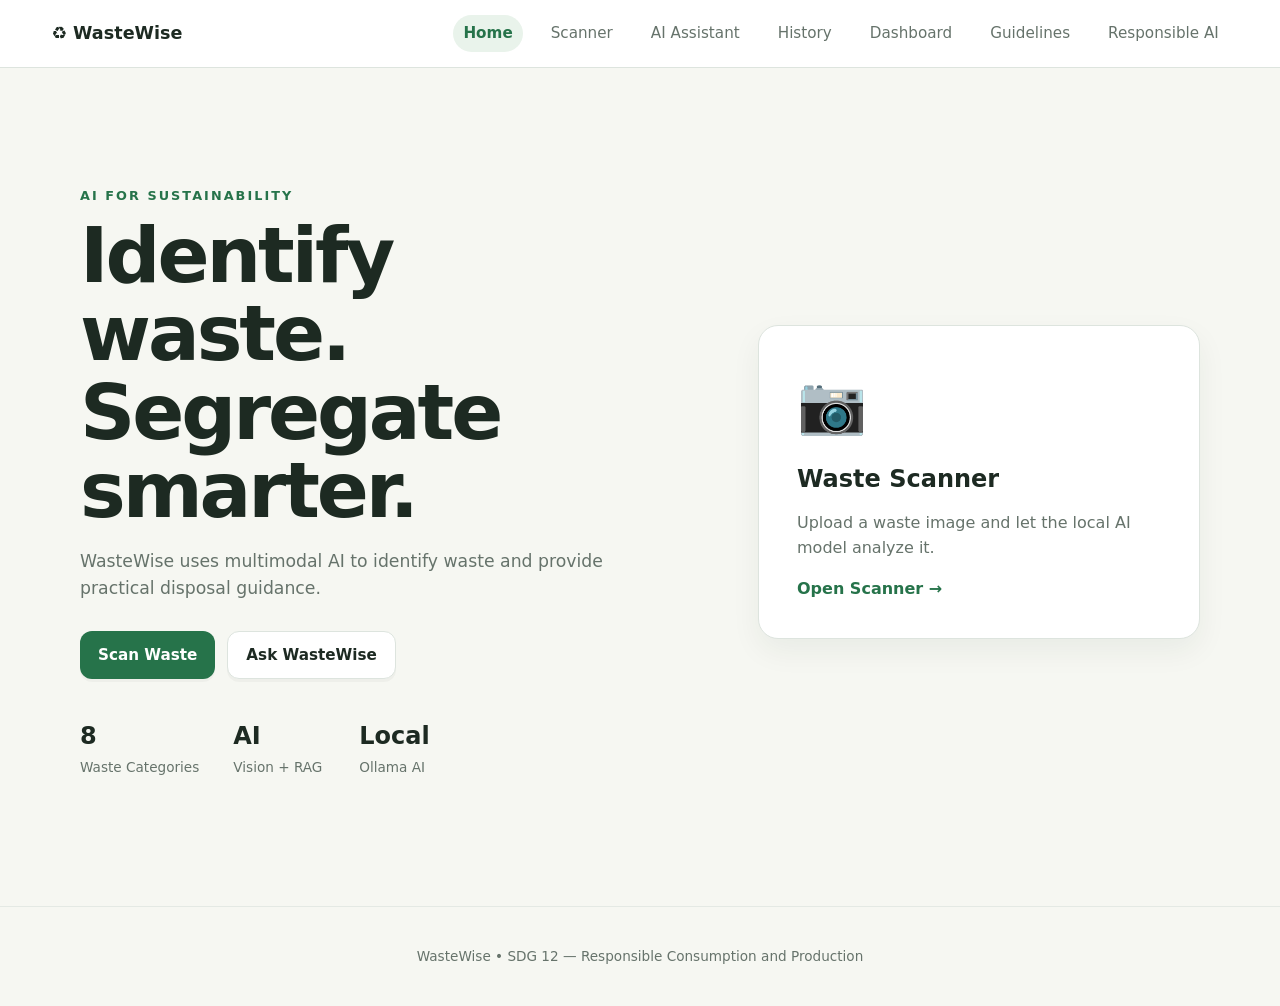
<file: frontend/index.html>
<!DOCTYPE html>
<html lang="en">
<head>
  <meta charset="UTF-8" />
  <meta name="viewport" content="width=device-width, initial-scale=1.0" />
  <title>WasteWise</title>
  <link rel="stylesheet" href="css/style.css" />
</head>
<body>
  <header class="topbar">
    <div class="brand">♻ <span>WasteWise</span></div>
    <nav>
    <a class="active" href="index.html">Home</a>
    <a href="scanner.html">Scanner</a>
    <a href="assistant.html">AI Assistant</a>
    <a href="history.html">History</a>
    <a href="dashboard.html">Dashboard</a>
    <a href="guidelines.html">Guidelines</a>
    <a href="responsible-ai.html">Responsible AI</a>
  </nav>
  </header>

  <main class="container hero">
    <section class="hero-copy">
      <p class="eyebrow">AI FOR SUSTAINABILITY</p>
      <h1>Identify waste.<br />Segregate smarter.</h1>
      <p class="subtitle">
        WasteWise uses multimodal AI to identify waste and provide practical disposal guidance.
      </p>
      <div class="actions">
        <a class="btn primary" href="scanner.html">Scan Waste</a>
        <a class="btn secondary" href="assistant.html">Ask WasteWise</a>
      </div>
      <div class="stats">
        <div><strong>8</strong><span>Waste Categories</span></div>
        <div><strong>AI</strong><span>Vision + RAG</span></div>
        <div><strong>Local</strong><span>Ollama AI</span></div>
      </div>
    </section>

    <section class="feature-card">
      <div class="feature-icon">📷</div>
      <h2>Waste Scanner</h2>
      <p>Upload a waste image and let the local AI model analyze it.</p>
      <a class="text-link" href="scanner.html">Open Scanner →</a>
    </section>
  </main>

  <footer>
    <p>WasteWise • SDG 12 — Responsible Consumption and Production</p>
  </footer>
</body>
</html>
</file>
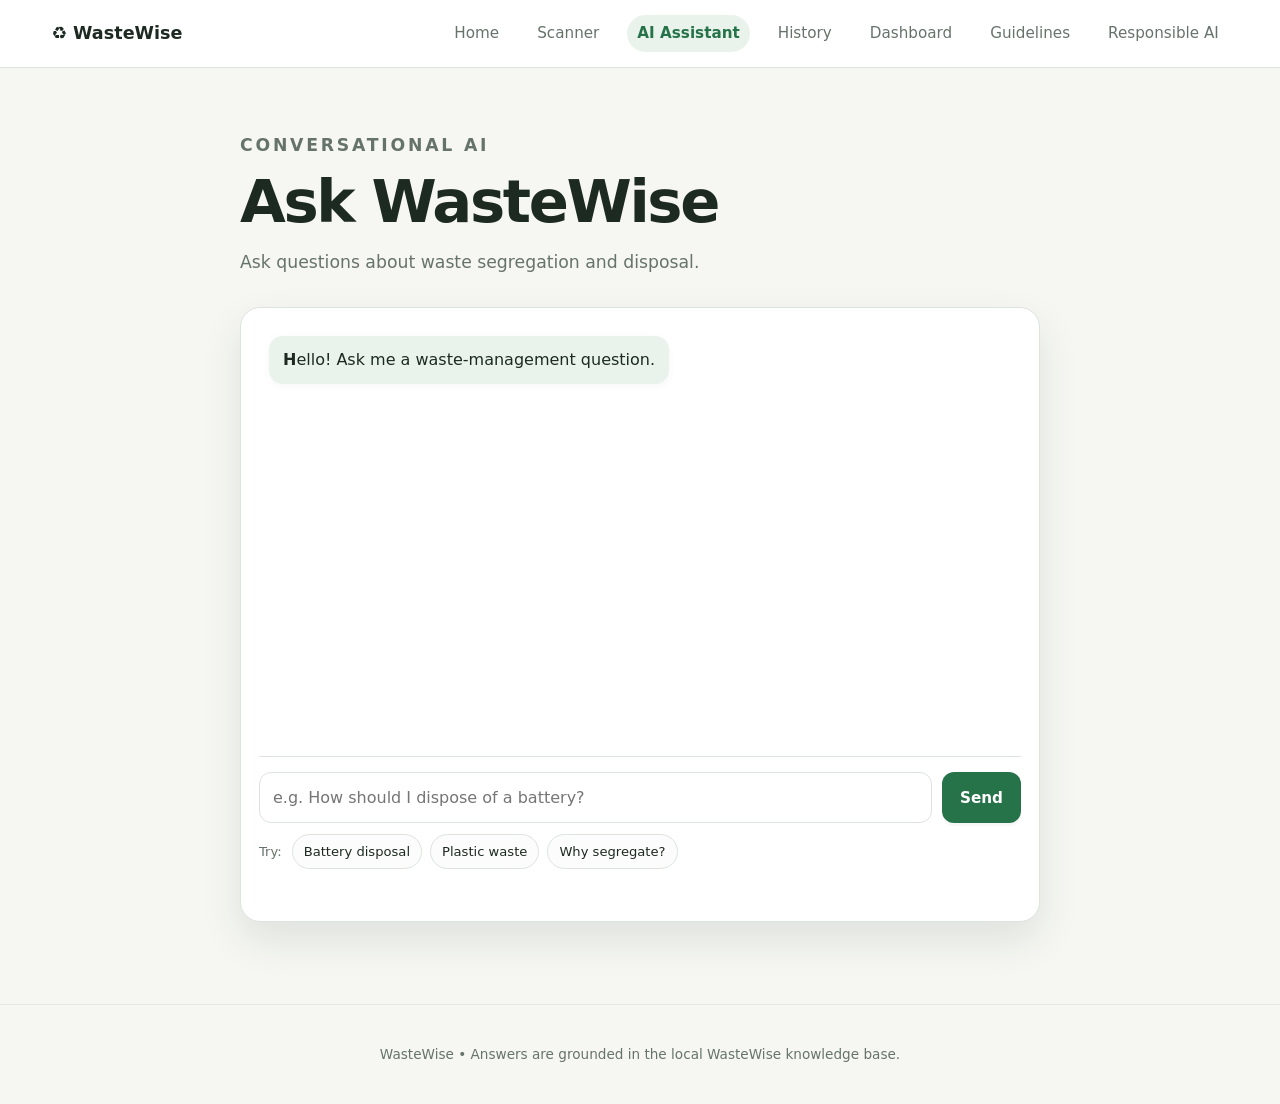
<file: frontend/assistant.html>
<!DOCTYPE html>
<html lang="en">
<head>
  <meta charset="UTF-8" />
  <meta name="viewport" content="width=device-width, initial-scale=1.0" />
  <title>AI Assistant | WasteWise</title>
  <link rel="stylesheet" href="css/style.css" />
</head>
<body>
<header class="topbar">
  <div class="brand">♻ <span>WasteWise</span></div>
  <nav>
    <a href="index.html">Home</a>
    <a href="scanner.html">Scanner</a>
    <a class="active" href="assistant.html">AI Assistant</a>
    <a href="history.html">History</a>
    <a href="dashboard.html">Dashboard</a>
    <a href="guidelines.html">Guidelines</a>
    <a href="responsible-ai.html">Responsible AI</a>
  </nav>
</header>

<main class="container page narrow">
  <section class="page-heading">
    <p class="eyebrow">CONVERSATIONAL AI</p>
    <h1>Ask WasteWise</h1>
    <p>Ask questions about waste segregation and disposal.</p>
  </section>

  <section class="panel chat-panel">
    <div id="messages" class="messages">
      <div class="message assistant">Hello! Ask me a waste-management question.</div>
    </div>
    <form id="chatForm" class="chat-form">
      <input id="question" type="text" placeholder="e.g. How should I dispose of a battery?" autocomplete="off" />
      <button class="btn primary" type="submit">Send</button>
    </form>
    <div class="quick-prompts" aria-label="Suggested questions">
      <span class="quick-label">Try:</span>
      <button type="button" class="quick-prompt" data-question="How should I dispose of an old battery?">Battery disposal</button>
      <button type="button" class="quick-prompt" data-question="How should plastic waste be handled?">Plastic waste</button>
      <button type="button" class="quick-prompt" data-question="Why should waste be segregated?">Why segregate?</button>
    </div>
    <p id="chatStatus" class="status" aria-live="polite"></p>
  </section>
</main>

<footer><p>WasteWise • Answers are grounded in the local WasteWise knowledge base.</p></footer>
<script src="js/assistant.js"></script>
</body>
</html>
</file>
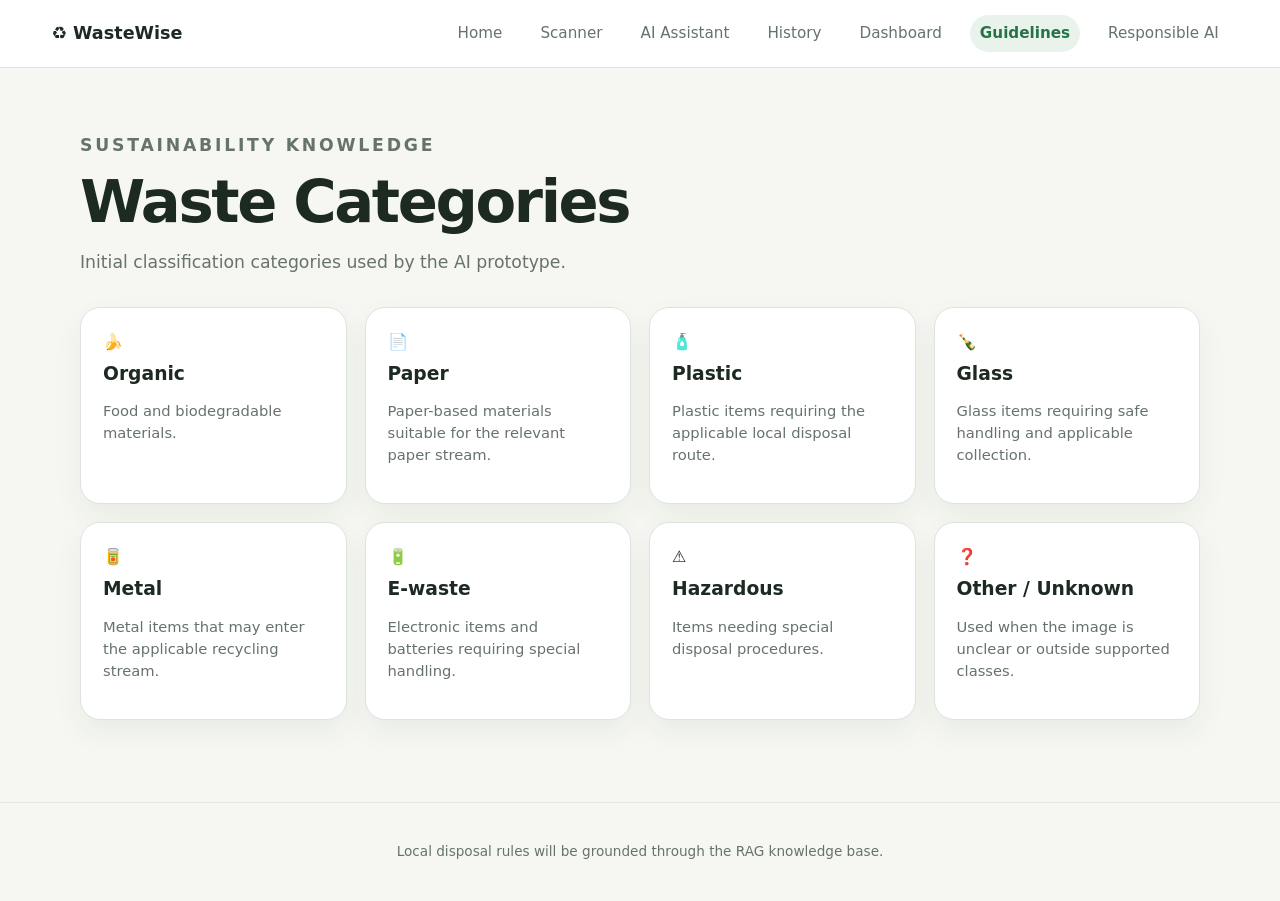
<file: frontend/guidelines.html>
<!DOCTYPE html>
<html lang="en">
<head>
  <meta charset="UTF-8" />
  <meta name="viewport" content="width=device-width, initial-scale=1.0" />
  <title>Guidelines | WasteWise</title>
  <link rel="stylesheet" href="css/style.css" />
</head>
<body>
<header class="topbar">
  <div class="brand">♻ <span>WasteWise</span></div>
  <nav>
    <a href="index.html">Home</a>
    <a href="scanner.html">Scanner</a>
    <a href="assistant.html">AI Assistant</a>
    <a href="history.html">History</a>
    <a href="dashboard.html">Dashboard</a>
    <a class="active" href="guidelines.html">Guidelines</a>
    <a href="responsible-ai.html">Responsible AI</a>
  </nav>
</header>

<main class="container page">
  <section class="page-heading">
    <p class="eyebrow">SUSTAINABILITY KNOWLEDGE</p>
    <h1>Waste Categories</h1>
    <p>Initial classification categories used by the AI prototype.</p>
  </section>
  <section class="category-grid">
    <article class="category-card">🍌<h3>Organic</h3><p>Food and biodegradable materials.</p></article>
    <article class="category-card">📄<h3>Paper</h3><p>Paper-based materials suitable for the relevant paper stream.</p></article>
    <article class="category-card">🧴<h3>Plastic</h3><p>Plastic items requiring the applicable local disposal route.</p></article>
    <article class="category-card">🍾<h3>Glass</h3><p>Glass items requiring safe handling and applicable collection.</p></article>
    <article class="category-card">🥫<h3>Metal</h3><p>Metal items that may enter the applicable recycling stream.</p></article>
    <article class="category-card">🔋<h3>E-waste</h3><p>Electronic items and batteries requiring special handling.</p></article>
    <article class="category-card">⚠️<h3>Hazardous</h3><p>Items needing special disposal procedures.</p></article>
    <article class="category-card">❓<h3>Other / Unknown</h3><p>Used when the image is unclear or outside supported classes.</p></article>
  </section>
</main>
<footer><p>Local disposal rules will be grounded through the RAG knowledge base.</p></footer>
</body>
</html>
</file>
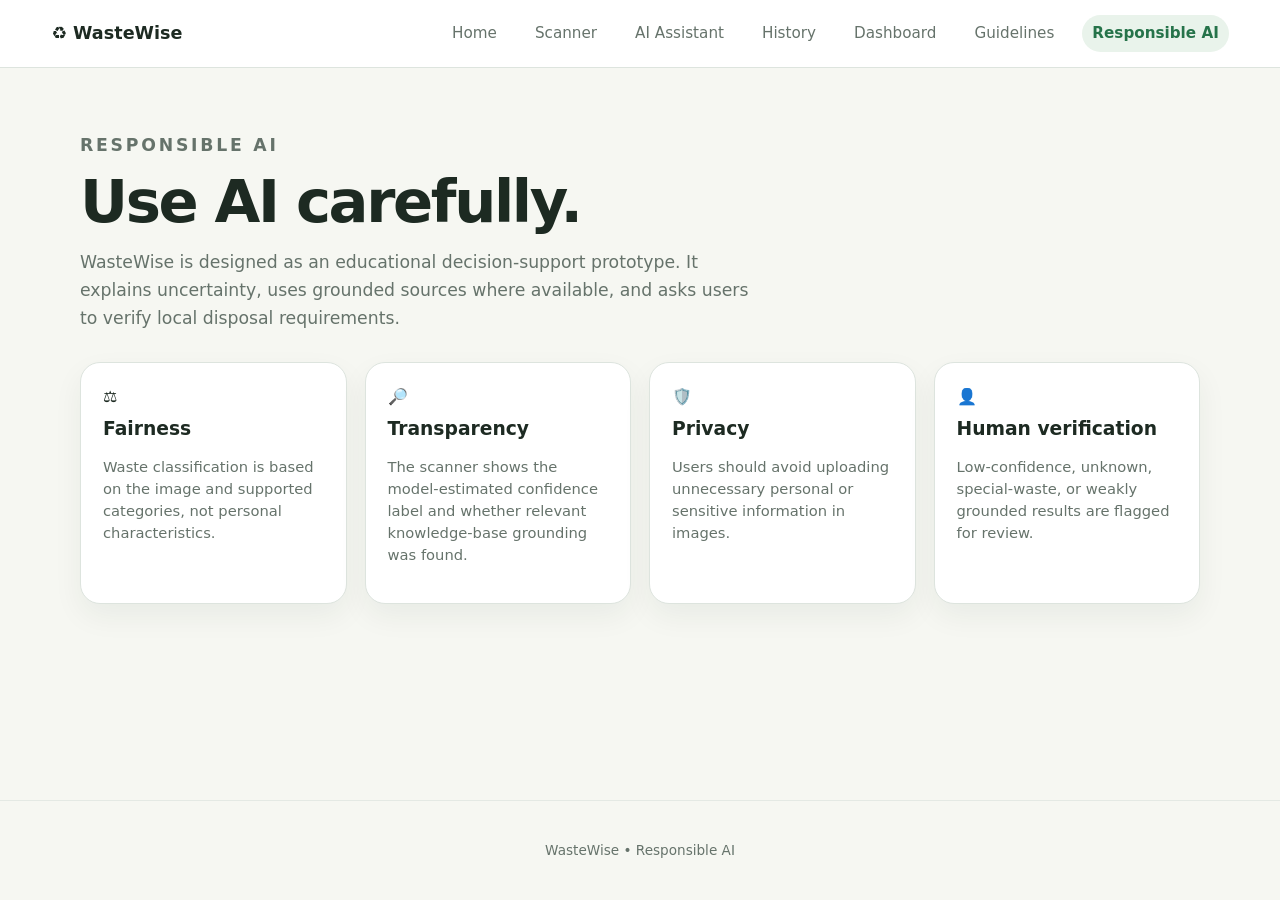
<file: frontend/responsible-ai.html>
<!DOCTYPE html>
<html lang="en">
<head>
  <meta charset="UTF-8" />
  <meta name="viewport" content="width=device-width, initial-scale=1.0" />
  <title>Responsible AI | WasteWise</title>
  <link rel="stylesheet" href="css/style.css" />
</head>
<body>
<header class="topbar">
  <div class="brand">♻ <span>WasteWise</span></div>
  <nav>
    <a href="index.html">Home</a>
    <a href="scanner.html">Scanner</a>
    <a href="assistant.html">AI Assistant</a>
    <a href="history.html">History</a>
    <a href="dashboard.html">Dashboard</a>
    <a href="guidelines.html">Guidelines</a>
    <a class="active" href="responsible-ai.html">Responsible AI</a>
  </nav>
</header>
<main class="container page">
  <section class="page-heading">
    <p class="eyebrow">RESPONSIBLE AI</p>
    <h1>Use AI carefully.</h1>
    <p>WasteWise is designed as an educational decision-support prototype. It explains uncertainty, uses grounded sources where available, and asks users to verify local disposal requirements.</p>
  </section>
  <section class="category-grid">
    <article class="category-card"><div>⚖️</div><h3>Fairness</h3><p>Waste classification is based on the image and supported categories, not personal characteristics.</p></article>
    <article class="category-card"><div>🔎</div><h3>Transparency</h3><p>The scanner shows the model-estimated confidence label and whether relevant knowledge-base grounding was found.</p></article>
    <article class="category-card"><div>🛡️</div><h3>Privacy</h3><p>Users should avoid uploading unnecessary personal or sensitive information in images.</p></article>
    <article class="category-card"><div>👤</div><h3>Human verification</h3><p>Low-confidence, unknown, special-waste, or weakly grounded results are flagged for review.</p></article>
  </section>
</main>
<footer><p>WasteWise • Responsible AI</p></footer>
</body>
</html>
</file>
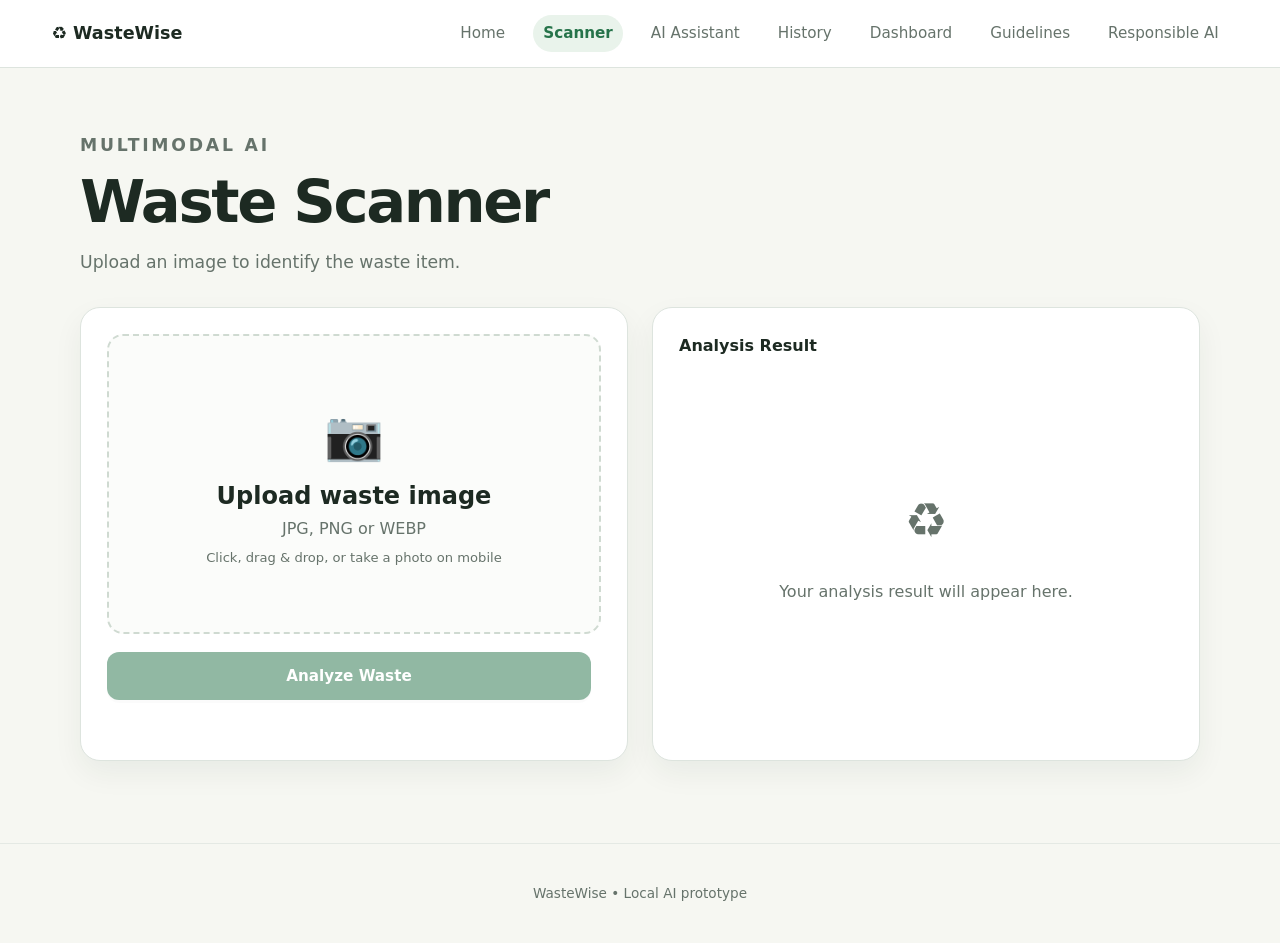
<file: frontend/scanner.html>
<!DOCTYPE html>
<html lang="en">
<head>
  <meta charset="UTF-8" />
  <meta name="viewport" content="width=device-width, initial-scale=1.0" />
  <title>Waste Scanner | WasteWise</title>
  <link rel="stylesheet" href="css/style.css" />
</head>
<body>
<header class="topbar">
  <div class="brand">♻ <span>WasteWise</span></div>
  <nav>
    <a href="index.html">Home</a>
    <a class="active" href="scanner.html">Scanner</a>
    <a href="assistant.html">AI Assistant</a>
    <a href="history.html">History</a>
    <a href="dashboard.html">Dashboard</a>
    <a href="guidelines.html">Guidelines</a>
    <a href="responsible-ai.html">Responsible AI</a>
  </nav>
</header>

<main class="container page">
  <section class="page-heading">
    <p class="eyebrow">MULTIMODAL AI</p>
    <h1>Waste Scanner</h1>
    <p>Upload an image to identify the waste item.</p>
  </section>

  <section class="scanner-grid">
    <div class="panel">
      <label class="upload-box" for="imageInput" id="uploadBox" tabindex="0" role="button" aria-label="Upload a waste image">
        <div class="upload-icon">📷</div>
        <h2>Upload waste image</h2>
        <p>JPG, PNG or WEBP</p>
        <small>Click, drag & drop, or take a photo on mobile</small>
        <input id="imageInput" type="file" accept="image/jpeg,image/png,image/webp" capture="environment" hidden />
      </label>
      <img id="preview" class="preview hidden" alt="Selected waste" />
      <div class="scanner-actions">
        <button id="analyzeBtn" class="btn primary full" disabled>Analyze Waste</button>
        <button id="clearBtn" class="btn secondary full clear-btn hidden" type="button">Clear image</button>
      </div>
      <div id="status" class="status"></div>
    </div>

    <div class="panel result-panel">
      <div class="panel-title">Analysis Result</div>
      <div id="resultEmpty" class="empty-state">
        <div>♻️</div>
        <p>Your analysis result will appear here.</p>
      </div>
      <div id="result" class="hidden">
        <div class="result-row"><span>Detected item</span><strong id="item"></strong></div>
        <div class="result-row"><span>Category</span><strong id="category"></strong></div>
        <div class="result-row"><span>Confidence</span><strong id="confidence"></strong></div>
        <div class="result-row"><span>Confidence label</span><strong id="confidenceLabel"></strong></div>
        <div class="result-block">
          <span>Observation</span>
          <p id="observation"></p>
        </div>
        <div class="recommendation">
          <span>♻ Recommended action</span>
          <p id="recommendation"></p>
          <small id="source"></small>
          <div id="reviewBox" class="review-box hidden"></div>
          <div id="feedbackBox" class="feedback-box hidden" aria-live="polite">
            <div class="feedback-question"><strong>Was this result helpful and correct?</strong><span>Anonymous feedback helps evaluate WasteWise.</span></div>
            <div class="feedback-actions">
              <button type="button" id="feedbackCorrect" class="btn secondary">✓ Yes</button>
              <button type="button" id="feedbackIncorrect" class="btn secondary">✕ No</button>
            </div>
            <div id="correctionForm" class="correction-form hidden">
              <label for="correctedCategory">What is the correct category?</label>
              <div class="correction-row">
                <select id="correctedCategory">
                  <option value="Organic">Organic</option>
                  <option value="Paper">Paper</option>
                  <option value="Plastic">Plastic</option>
                  <option value="Glass">Glass</option>
                  <option value="Metal">Metal</option>
                  <option value="E-waste">E-waste</option>
                  <option value="Hazardous">Hazardous</option>
                  <option value="Other / Unknown">Other / Unknown</option>
                </select>
                <button type="button" id="submitCorrection" class="btn primary">Submit</button>
              </div>
            </div>
            <div id="feedbackStatus" class="feedback-status"></div>
          </div>
          <small>WasteWise is a decision-support prototype. Verify local disposal requirements before acting.</small>
        </div>
      </div>
    </div>
  </section>
</main>

<footer><p>WasteWise • Local AI prototype</p></footer>
<script src="js/scanner.js"></script>
</body>
</html>
</file>
<file: frontend/css/style.css>
:root {
  --bg: #f6f7f2;
  --surface: #ffffff;
  --text: #1d2a22;
  --muted: #66736b;
  --line: #dde4de;
  --accent: #26734a;
  --accent-dark: #1c5c3a;
  --soft: #e9f3eb;
  --danger: #a33a2c;
  --warning-bg: #fff8e8;
  --warning-border: #ead1a2;
  --warning-text: #6f5324;
  font-family: Inter, system-ui, -apple-system, BlinkMacSystemFont, "Segoe UI", sans-serif;
}

*,
*::before,
*::after { box-sizing: border-box; }

html { scroll-behavior: smooth; }

body {
  margin: 0;
  min-width: 320px;
  background: var(--bg);
  color: var(--text);
  overflow-x: hidden;
  line-height: 1.45;
  -webkit-text-size-adjust: 100%;
}

img,
svg { max-width: 100%; }

button,
input { font: inherit; }

button { -webkit-tap-highlight-color: transparent; }

a { color: inherit; text-decoration: none; }

a:focus-visible,
button:focus-visible,
input:focus-visible,
label:focus-visible {
  outline: 3px solid rgba(38, 115, 74, .25);
  outline-offset: 2px;
}

.topbar {
  position: sticky;
  top: 0;
  z-index: 20;
  display: flex;
  align-items: center;
  justify-content: space-between;
  gap: 20px;
  width: 100%;
  padding: 14px clamp(16px, 4vw, 72px);
  background: rgba(255, 255, 255, .96);
  border-bottom: 1px solid var(--line);
  backdrop-filter: blur(10px);
}

.brand {
  flex: 0 0 auto;
  white-space: nowrap;
  font-weight: 800;
  font-size: clamp(1rem, 1.7vw, 1.1rem);
}

.topbar nav {
  display: flex;
  align-items: center;
  justify-content: flex-end;
  gap: 18px;
  flex-wrap: wrap;
  min-width: 0;
  color: var(--muted);
  font-size: .95rem;
}

.topbar nav a {
  padding: 6px 0;
  white-space: nowrap;
}

.topbar nav a:hover,
.topbar nav .active { color: var(--accent); font-weight: 700; }

.container {
  width: min(1120px, calc(100% - 40px));
  margin-inline: auto;
}

.hero {
  min-height: calc(100svh - 72px);
  display: grid;
  grid-template-columns: minmax(0, 1.15fr) minmax(300px, .85fr);
  gap: clamp(36px, 7vw, 80px);
  align-items: center;
  padding: clamp(44px, 7vw, 80px) 0;
}

.eyebrow {
  color: var(--accent);
  font-size: .8rem;
  font-weight: 800;
  letter-spacing: .16em;
  margin: 0 0 12px;
}

h1 {
  margin: 0;
  font-size: clamp(2.4rem, 6vw, 4.8rem);
  line-height: 1.02;
  letter-spacing: -.04em;
  overflow-wrap: anywhere;
}

h2,
h3 { line-height: 1.2; }

.subtitle,
.page-heading p {
  color: var(--muted);
  font-size: clamp(1rem, 1.8vw, 1.08rem);
  line-height: 1.6;
  max-width: 680px;
}

.actions {
  display: flex;
  gap: 12px;
  flex-wrap: wrap;
  margin: 28px 0;
}

.btn {
  display: inline-flex;
  justify-content: center;
  align-items: center;
  min-height: 46px;
  border: 0;
  border-radius: 12px;
  padding: 12px 18px;
  cursor: pointer;
  font-weight: 750;
  font-size: .95rem;
  transition: transform .15s ease, background-color .15s ease, border-color .15s ease;
}

.btn:hover { transform: translateY(-1px); }
.btn.primary { background: var(--accent); color: #fff; }
.btn.primary:hover { background: var(--accent-dark); }
.btn.secondary { background: var(--surface); border: 1px solid var(--line); }
.btn:disabled { opacity: .5; cursor: not-allowed; transform: none; }
.full { width: 100%; margin-top: 18px; }

.stats {
  display: flex;
  gap: clamp(18px, 4vw, 34px);
  flex-wrap: wrap;
  margin-top: 40px;
}

.stats div { display: grid; gap: 4px; min-width: 92px; }
.stats strong { font-size: 1.5rem; }
.stats span { color: var(--muted); font-size: .85rem; }

.feature-card,
.panel,
.category-card,
.card,
.metric-card {
  background: var(--surface);
  border: 1px solid var(--line);
  box-shadow: 0 14px 36px rgba(38, 58, 45, .06);
}

.feature-card,
.panel,
.category-card,
.card,
.metric-card { border-radius: 20px; }

.feature-card { padding: clamp(24px, 4vw, 38px); }
.feature-icon { font-size: clamp(2.5rem, 6vw, 3.5rem); margin-bottom: 20px; }
.feature-card h2 { margin: 0 0 8px; }
.feature-card p { color: var(--muted); line-height: 1.6; }
.text-link { color: var(--accent); font-weight: 750; }

.page { padding: clamp(40px, 6vw, 64px) 0 72px; }
.page-heading { margin-bottom: 30px; }
.page-heading h1 { font-size: clamp(2.25rem, 5vw, 3.7rem); }

.scanner-grid {
  display: grid;
  grid-template-columns: repeat(2, minmax(0, 1fr));
  gap: 24px;
  align-items: stretch;
}

.panel { padding: clamp(20px, 3vw, 26px); min-width: 0; }

.upload-box {
  min-height: 300px;
  border: 2px dashed #cfdad1;
  border-radius: 16px;
  display: grid;
  place-items: center;
  align-content: center;
  text-align: center;
  cursor: pointer;
  padding: 22px;
  background: #fbfcfa;
  transition: border-color .15s ease, background-color .15s ease;
}

.upload-box:hover { border-color: var(--accent); background: var(--soft); }
.upload-icon { font-size: 3rem; }
.upload-box h2 { margin: 12px 0 6px; }
.upload-box p { margin: 0; color: var(--muted); }

.preview {
  display: block;
  width: 100%;
  height: min(320px, 42vw);
  min-height: 220px;
  object-fit: contain;
  border-radius: 14px;
  margin-top: 18px;
  background: #f1f4f1;
}

.hidden { display: none !important; }
.status { min-height: 22px; margin: 12px 0 0; color: var(--muted); font-size: .9rem; }
.status.error { color: var(--danger); }
.panel-title { font-weight: 800; margin-bottom: 18px; }

.empty-state {
  min-height: 355px;
  display: grid;
  place-items: center;
  text-align: center;
  color: var(--muted);
  align-content: center;
  gap: 8px;
}

.empty-state div { font-size: 3rem; }

.result-row {
  display: flex;
  justify-content: space-between;
  align-items: flex-start;
  gap: 18px;
  padding: 15px 0;
  border-bottom: 1px solid var(--line);
}

.result-row span,
.result-block span { color: var(--muted); }
.result-row strong { max-width: 60%; text-align: right; overflow-wrap: anywhere; }
.result-block { padding: 18px 0; }
.result-block p { line-height: 1.5; }

.recommendation {
  background: var(--soft);
  border-radius: 14px;
  padding: 18px;
  margin-top: 6px;
}

.recommendation span { font-weight: 800; }
.recommendation p { line-height: 1.55; margin: 10px 0 8px; overflow-wrap: anywhere; }
.recommendation small { color: var(--muted); display: block; line-height: 1.45; }

.narrow { width: min(800px, calc(100% - 40px)); }

.chat-panel { padding: 18px; }

.messages {
  min-height: 430px;
  max-height: 55svh;
  overflow-y: auto;
  padding: 10px;
  display: flex;
  flex-direction: column;
  gap: 10px;
  overscroll-behavior: contain;
}

.message {
  max-width: min(80%, 680px);
  padding: 12px 14px;
  border-radius: 14px;
  line-height: 1.5;
  overflow-wrap: anywhere;
  word-break: break-word;
}

.message.assistant { background: var(--soft); align-self: flex-start; }
.message.user { background: var(--accent); color: #fff; align-self: flex-end; }

.chat-form {
  display: flex;
  gap: 10px;
  border-top: 1px solid var(--line);
  padding-top: 15px;
}

.chat-form input {
  flex: 1 1 auto;
  min-width: 0;
  border: 1px solid var(--line);
  border-radius: 12px;
  padding: 13px;
  font: inherit;
}

.category-grid {
  display: grid;
  grid-template-columns: repeat(4, minmax(0, 1fr));
  gap: 18px;
}

.category-card { padding: 22px; }
.category-card h3 { margin: 10px 0 7px; }
.category-card p { color: var(--muted); font-size: .92rem; line-height: 1.5; }

footer { text-align: center; padding: 26px 16px; color: var(--muted); font-size: .85rem; }

.source-card {
  margin-top: 4px;
  align-self: flex-start;
  width: 100%;
  max-width: 80%;
  background: #f8fbf8;
  border: 1px solid var(--line);
  border-radius: 14px;
  padding: 12px 14px;
}

.source-card > strong { display: block; margin-bottom: 8px; }
.source-item { display: flex; justify-content: space-between; gap: 14px; align-items: center; padding: 7px 0; border-top: 1px solid var(--line); font-size: .9rem; }
.source-item:first-of-type { border-top: 0; }
.source-item a { color: var(--accent); font-weight: 700; overflow-wrap: anywhere; }

.table-panel { overflow: hidden; }
.table-wrap { overflow-x: auto; -webkit-overflow-scrolling: touch; }
table { width: 100%; min-width: 680px; border-collapse: collapse; }
th, td { text-align: left; padding: 14px 12px; border-bottom: 1px solid var(--line); white-space: nowrap; }
th { color: var(--muted); font-size: .84rem; font-weight: 800; }
.badge { display: inline-flex; padding: 6px 9px; border-radius: 999px; background: var(--soft); color: var(--accent-dark); font-size: .8rem; font-weight: 800; }
.empty-state.compact { min-height: 180px; }

.review-box {
  margin-top: 12px;
  padding: 13px 15px;
  border-radius: 12px;
  border: 1px solid var(--warning-border);
  background: var(--warning-bg);
  color: var(--warning-text);
  line-height: 1.45;
}

.review-box strong { display: block; margin-bottom: 6px; }
.review-box ul { margin: 6px 0 0 18px; padding: 0; }

/* Dashboard */
.dashboard-page { padding-top: clamp(44px, 7vw, 70px); }
.dashboard-stats { margin: 0 0 28px; }
.dashboard-page .dashboard-stats { display: grid; grid-template-columns: repeat(4, minmax(0, 1fr)); gap: 18px; }
.metric-card { padding: 22px 24px; }
.metric-card strong { display: block; font-size: clamp(1.7rem, 3vw, 31px); color: #183128; overflow-wrap: anywhere; }
.metric-card span { color: #66766f; margin-top: 7px; display: block; }

.dashboard-grid { display: grid; grid-template-columns: repeat(2, minmax(0, 1fr)); gap: 20px; }
.card { padding: 26px; }
.full-width { grid-column: 1 / -1; }
.card-heading { display: flex; justify-content: space-between; gap: 18px; align-items: baseline; margin-bottom: 20px; }
.card-heading h2 { margin: 0; }
.card-heading span { color: #7a8982; font-size: 13px; }
.bar-list { display: flex; flex-direction: column; gap: 16px; }
.bar-label { display: flex; justify-content: space-between; gap: 12px; margin-bottom: 7px; color: #31453d; }
.bar-track { height: 11px; background: #edf2ee; border-radius: 999px; overflow: hidden; }
.bar-fill { height: 100%; background: #257b50; border-radius: 999px; }
.quality-grid { display: grid; grid-template-columns: repeat(3, minmax(0, 1fr)); gap: 12px; }
.quality-grid > div { background: #f4f8f4; border-radius: 14px; padding: 18px 14px; text-align: center; }
.quality-grid strong { display: block; font-size: 25px; color: #183128; }
.quality-grid span { display: block; color: #697a72; font-size: 12px; margin-top: 6px; }
.quality-track { height: 13px; background: #edf2ee; border-radius: 999px; overflow: hidden; margin: 22px 0 12px; }
.quality-fill { height: 100%; width: 0; background: #257b50; border-radius: 999px; transition: width .5s ease; }
.daily-chart { min-height: 230px; display: flex; align-items: flex-end; gap: 13px; padding: 12px 5px 5px; border-bottom: 1px solid #e4eae5; overflow-x: auto; }
.day-column { flex: 1 0 32px; min-width: 32px; height: 220px; display: flex; flex-direction: column; align-items: center; justify-content: flex-end; }
.day-value { font-size: 12px; color: #4b6259; margin-bottom: 6px; }
.day-bar-wrap { width: 100%; height: 160px; display: flex; align-items: flex-end; justify-content: center; }
.day-bar { width: min(34px, 65%); min-height: 8px; background: #257b50; border-radius: 9px 9px 0 0; }
.day-label { margin-top: 9px; font-size: 11px; color: #73827b; text-align: center; white-space: nowrap; }
.dashboard-note { margin-top: 20px; background: #edf6ef; border: 1px solid #d7e8da; border-radius: 18px; padding: 21px 24px; display: flex; justify-content: space-between; align-items: center; gap: 20px; }
.dashboard-note p { margin: 6px 0 0; color: #5f7168; max-width: 850px; }

@media (max-width: 1050px) {
  .topbar { align-items: flex-start; }
  .topbar nav { gap: 12px 16px; }
  .container { width: min(100% - 32px, 1120px); }
  .dashboard-page .dashboard-stats { grid-template-columns: repeat(2, minmax(0, 1fr)); }
  .category-grid { grid-template-columns: repeat(2, minmax(0, 1fr)); }
}

@media (max-width: 850px) {
  .topbar {
    position: sticky;
    align-items: flex-start;
    flex-direction: column;
    gap: 10px;
    padding-block: 12px;
  }

  .topbar nav {
    width: 100%;
    justify-content: flex-start;
    flex-wrap: nowrap;
    overflow-x: auto;
    padding-bottom: 2px;
    scrollbar-width: thin;
  }

  .hero,
  .scanner-grid,
  .dashboard-grid { grid-template-columns: 1fr; }

  .hero {
    min-height: auto;
    padding-top: 44px;
  }

  .feature-card { max-width: 720px; }
  .full-width { grid-column: auto; }
}

@media (max-width: 600px) {
  .container,
  .narrow { width: min(100% - 24px, 1120px); }
  .page { padding-top: 34px; }
  .page-heading { margin-bottom: 24px; }
  .page-heading h1 { font-size: clamp(2rem, 12vw, 3rem); }
  h1 { font-size: clamp(2.2rem, 12vw, 3.6rem); }

  .actions,
  .chat-form { flex-direction: column; }
  .actions .btn,
  .chat-form .btn { width: 100%; }

  .stats { gap: 18px; margin-top: 28px; }
  .scanner-grid { gap: 16px; }
  .panel { padding: 18px; border-radius: 16px; }
  .upload-box { min-height: 240px; }
  .preview { height: 260px; min-height: 180px; }
  .empty-state { min-height: 280px; }

  .result-row { gap: 12px; }
  .result-row strong { max-width: 55%; }
  .message { max-width: 92%; }
  .messages { min-height: 360px; max-height: 58svh; padding-inline: 4px; }

  .category-grid { grid-template-columns: 1fr; }
  .category-card { padding: 18px; }

  .dashboard-page .dashboard-stats { grid-template-columns: 1fr; }
  .card { padding: 18px; }
  .quality-grid { grid-template-columns: 1fr; }
  .card-heading { align-items: flex-start; flex-direction: column; gap: 6px; }
  .dashboard-note { flex-direction: column; align-items: stretch; padding: 18px; }
  .dashboard-note .btn { width: 100%; }

  .daily-chart { gap: 7px; }
  .source-card { max-width: 100%; }
}

@media (max-width: 400px) {
  .topbar nav { gap: 10px 14px; font-size: .9rem; }
  .eyebrow { font-size: .74rem; }
  .upload-box { min-height: 210px; padding: 16px; }
  .preview { height: 230px; }
  .metric-card { padding: 18px; }
}

@media (prefers-reduced-motion: reduce) {
  html { scroll-behavior: auto; }
  *, *::before, *::after { transition: none !important; animation: none !important; }
}

/* Human-in-the-loop feedback */
.feedback-box {
  margin-top: 16px;
  padding: 16px;
  border: 1px solid var(--line);
  border-radius: 14px;
  background: #fff;
}
.feedback-question { display: grid; gap: 3px; }
.feedback-question span { color: var(--muted); font-size: .86rem; }
.feedback-actions { display: flex; gap: 10px; margin-top: 12px; }
.feedback-actions .btn { min-height: 40px; }
.correction-form { margin-top: 12px; padding-top: 12px; border-top: 1px solid var(--line); }
.correction-form label { display: block; color: var(--muted); font-size: .88rem; margin-bottom: 7px; }
.correction-row { display: flex; gap: 10px; align-items: center; }
.correction-row select { flex: 1; min-width: 0; padding: 11px 12px; border: 1px solid var(--line); border-radius: 11px; background: #fff; color: var(--text); }
.feedback-status { margin-top: 9px; color: var(--muted); font-size: .86rem; min-height: 20px; }

@media (max-width: 600px) {
  .feedback-actions { flex-direction: column; }
  .feedback-actions .btn { width: 100%; }
  .correction-row { flex-direction: column; align-items: stretch; }
  .correction-row .btn { width: 100%; }
}


/* Phase 15 — Final UI/UX polish */
:root {
  --shadow-soft: 0 12px 30px rgba(24, 49, 40, .06);
  --shadow-hover: 0 18px 42px rgba(24, 49, 40, .10);
}

body {
  min-height: 100svh;
  display: flex;
  flex-direction: column;
}

main { flex: 1; }

.topbar {
  min-height: 68px;
}

.topbar nav a {
  position: relative;
  border-radius: 999px;
  padding: 7px 10px;
  transition: background-color .15s ease, color .15s ease, transform .15s ease;
}

.topbar nav a:hover {
  background: #f0f6f1;
  transform: translateY(-1px);
}

.topbar nav .active {
  background: var(--soft);
}

.btn {
  min-height: 48px;
  box-shadow: 0 3px 0 rgba(0, 0, 0, .03);
}

.btn.loading {
  position: relative;
  gap: 9px;
}

.btn.loading::before {
  content: '';
  width: 15px;
  height: 15px;
  border: 2px solid rgba(255,255,255,.45);
  border-top-color: #fff;
  border-radius: 50%;
  animation: spin .8s linear infinite;
}

@keyframes spin { to { transform: rotate(360deg); } }

.feature-card,
.panel,
.card,
.metric-card,
.category-card {
  box-shadow: var(--shadow-soft);
  transition: transform .18s ease, box-shadow .18s ease, border-color .18s ease;
}

.feature-card:hover,
.category-card:hover,
.metric-card:hover,
.card:hover {
  transform: translateY(-2px);
  box-shadow: var(--shadow-hover);
  border-color: #d0dcd3;
}

.upload-box {
  position: relative;
  overflow: hidden;
}

.upload-box.dragging {
  border-color: var(--accent);
  background: var(--soft);
  transform: scale(1.01);
}

.upload-box small {
  display: block;
  margin-top: 8px;
  color: var(--muted);
  font-size: .82rem;
}

.preview {
  border: 1px solid var(--line);
}

.scanner-actions {
  display: grid;
  grid-template-columns: minmax(0, 1fr) auto;
  gap: 10px;
  margin-top: 18px;
}

.scanner-actions .full {
  width: 100%;
  margin-top: 0;
}

.clear-btn {
  width: auto;
  min-width: 120px;
  padding-inline: 16px;
}

.status {
  border-radius: 10px;
  padding: 7px 9px;
}

.status:not(:empty) {
  background: #f2f5f2;
}

.status.error:not(:empty) {
  background: #fff1ef;
}

.chat-panel {
  box-shadow: var(--shadow-hover);
}

.messages {
  scroll-padding-bottom: 18px;
}

.message {
  box-shadow: 0 2px 8px rgba(24, 49, 40, .04);
}

.message.assistant::first-letter {
  font-weight: 600;
}

.quick-prompts {
  display: flex;
  flex-wrap: wrap;
  align-items: center;
  gap: 8px;
  margin-top: 11px;
}

.quick-label {
  color: var(--muted);
  font-size: .82rem;
  margin-right: 2px;
}

.quick-prompt {
  border: 1px solid var(--line);
  background: #fbfcfb;
  color: var(--text);
  border-radius: 999px;
  padding: 7px 11px;
  cursor: pointer;
  font-size: .82rem;
  transition: border-color .15s ease, background-color .15s ease, transform .15s ease;
}

.quick-prompt:hover {
  border-color: #c7d7cc;
  background: var(--soft);
  transform: translateY(-1px);
}

.source-card {
  box-shadow: 0 4px 12px rgba(24, 49, 40, .04);
}

.source-item a {
  padding: 4px 8px;
  border-radius: 8px;
}

.source-item a:hover {
  background: var(--soft);
}

.table-wrap {
  border-radius: 12px;
}

th { position: sticky; top: 0; background: #fff; }

.dashboard-note {
  box-shadow: var(--shadow-soft);
}

footer {
  border-top: 1px solid rgba(221, 228, 222, .7);
  margin-top: 10px;
}

@media (max-width: 600px) {
  .topbar nav a { padding: 7px 9px; }
  .scanner-actions { grid-template-columns: 1fr; }
  .clear-btn { width: 100%; }
  .quick-prompts { gap: 7px; }
  .quick-prompt { flex: 1 1 auto; text-align: center; }
}

@media (prefers-reduced-motion: reduce) {
  .feature-card,
  .category-card,
  .metric-card,
  .card,
  .btn,
  .topbar nav a,
  .quick-prompt,
  .upload-box { transition: none !important; }
  .btn.loading::before { animation: none; }
}
</file>
